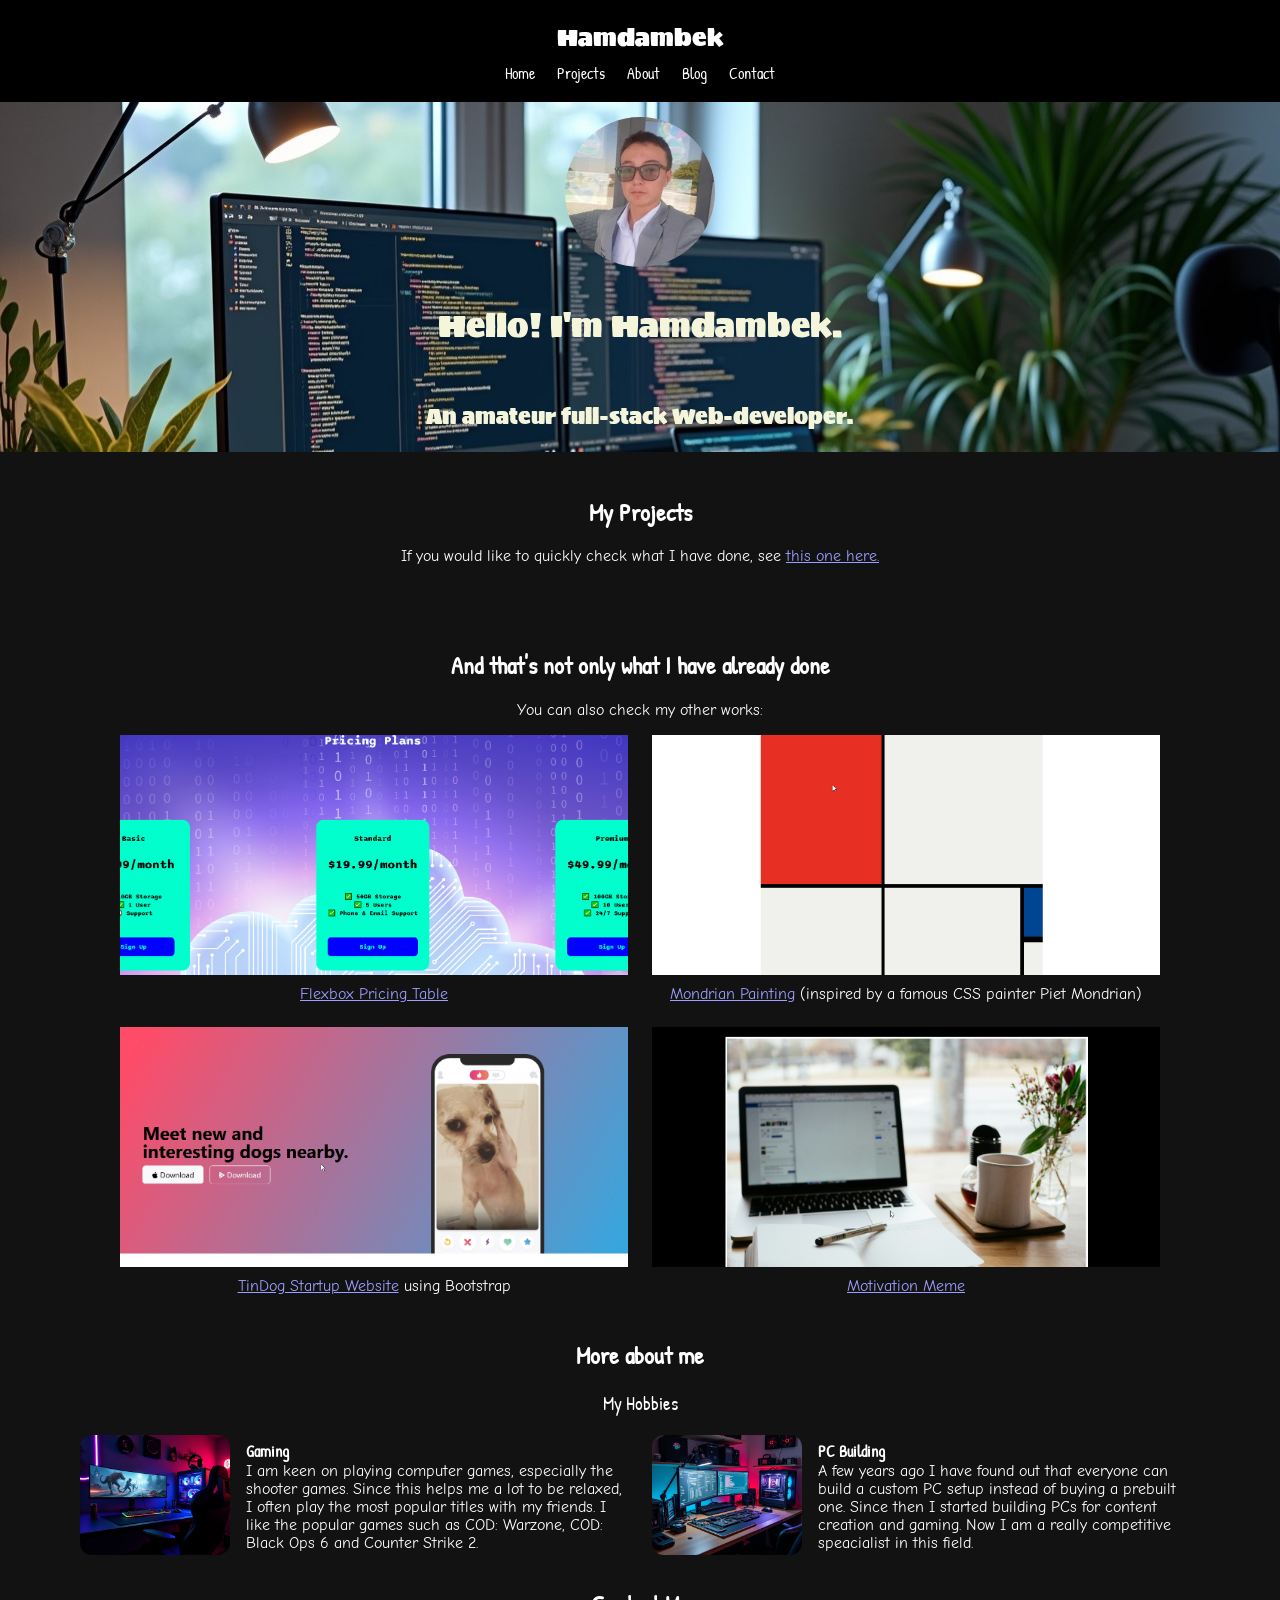
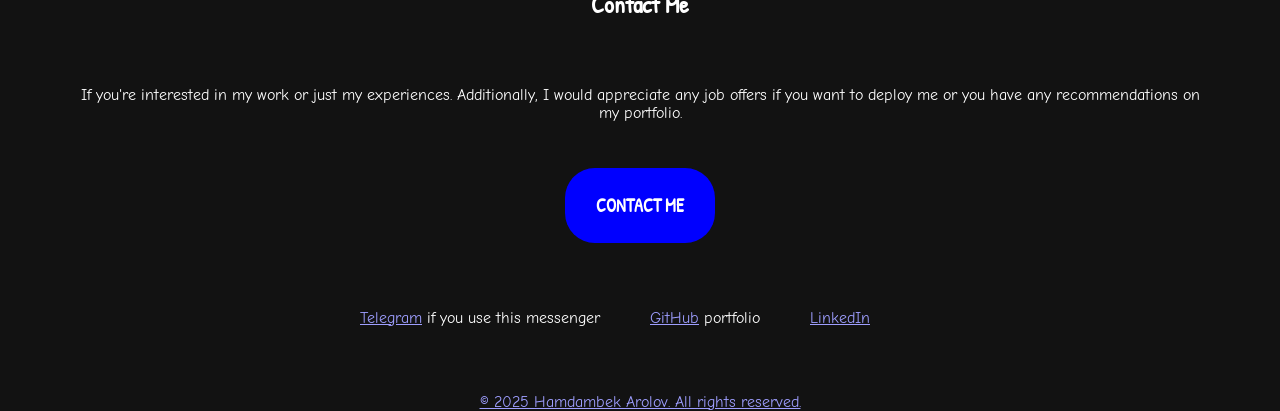
<file: index.html>
<!DOCTYPE html>
<html lang="en">
    <head>
        <meta charset="UTF-8">
        <meta name="viewport" content="width=device-width, initial-scale=1.0">
        <title>Personal Portfolio</title>
        <link rel="preconnect" href="https://fonts.googleapis.com">
        <link rel="preconnect" href="https://fonts.gstatic.com" crossorigin>
        <link href="https://fonts.googleapis.com/css2?family=Patrick+Hand&family=Sigmar&display=swap&family=Comic+Neue:ital,wght@0,300;0,400;0,700;1,300;1,400;1,700&display=swap" rel="stylesheet">
        <link rel="stylesheet" href="./style.css">
    </head>
    <body>
        <nav class="navbar">
            <div class="nav-inner container">
                <span class="brand">Hamdambek</span>
                <div class="nav-links">
                    <a href="#hero">Home</a>
                    <a href="#projects">Projects</a>
                    <a href="#about">About</a>
                    <a href="./blog.html">Blog</a>
                    <a href="#contact">Contact</a>
                </div>
            </div>
        </nav>
        <section id="hero">
            <!--Hero featuring a brief introduction-->
            <div class="container">
                <img src="./assets/profile-picture.webp" alt="profile picture">
                <h1>
                    Hello!
                    I'm Hamdambek.
                </h1>
                <h2>An amateur full-stack Web-developer.</h2>
            </div>
        </section>
        <section id="resume">
            <!--Resume (I can link my first Capstone Project)-->
            <h2>My Projects</h2>
            <p class="check">If you would like to quickly check what I have done, see <a href="./public/capstone-1/index.html">this one here.</a></p>
        </section>
        <section id="projects">
            <!--A section featuring some of my projects I have done so far-->
            <h2>And that's not only what I have already done</h2>
            <p>You can also check my other works:</p>
            <div class="pro-container">
                <div class="projects">
                    <div>
                        <img src="./assets/flex-pricing.png">
                        <p><a href="./public/flex-pricing/index.html">Flexbox Pricing Table</a></p>
                    </div>
                    <div>
                        <img src="./assets/mondrian.png">
                        <p><a href="./public/mondrian-painting/index.html">Mondrian Painting</a> (inspired by a famous CSS painter Piet Mondrian)</p>
                    </div>
                    <div>
                        <img src="./assets/tindog.png">
                        <p><a href="./public/tindog/index.html">TinDog Startup Website</a> using Bootstrap</p>
                    </div>
                    <div>
                        <img src="./assets/motivation.png">
                        <p><a href="./public/motivation-meme/index.html">Motivation Meme</a></p>
                    </div>
                </div>
            </div>
        </section>
        <section id="about">
            <!--Additional information about me and my interests.-->
            <h2>More about me</h2>
            <h3>My Hobbies</h3>
            <div class="about">
                <div class="gamer">
                    <img src="./assets/gamer_setup.jpeg">
                    <div>
                        <h4>Gaming</h4>
                        <p>I am keen on playing computer games, especially the shooter games. Since this helps me a lot to be relaxed, I often play the most popular titles with my friends. I like the popular games such as COD: Warzone, COD: Black Ops 6 and Counter Strike 2.</p>
                    </div>
                </div>
                <div class="builder">
                    <img src="./assets/builder_setup.jpeg">
                    <div>
                        <h4>PC Building</h4>
                        <p>A few years ago I have found out that everyone can build a custom PC setup instead of buying a prebuilt one. Since then I started building PCs for content creation and gaming. Now I am a really competitive speacialist in this field.</p>
                    </div>
                </div>
            </div>
        </section>
        <section id="contact">
            <!--A section that includes information for users to get in touch with me.-->
            <h2>Contact Me</h2>
            <p>If you're interested in my work or just my experiences. Additionally, I would appreciate any job offers if you want to deploy me or you have any recommendations on my portfolio.</p>
            <button>CONTACT ME</button>
        </section>
        <section id="footer">
            <div class="footer">
                <p><a href="https://t.me/hamdambek_arolov">Telegram</a> if you use this messenger</p>
                <p><a href="https://github.com/hamdambek07">GitHub</a> portfolio</p>
                <p><a href="https://www.linkedin.com/in/hamdambek-arolov-261274332/">LinkedIn</p>
            </div>
        </section>
        <footer>© 2025 Hamdambek Arolov. All rights reserved.</footer>
    </body>
</html>
<!--NOTES: 
1. All images should have an alt attribute for accessibility.
2. The website should be responsive (for screen sizes)-->
</file>
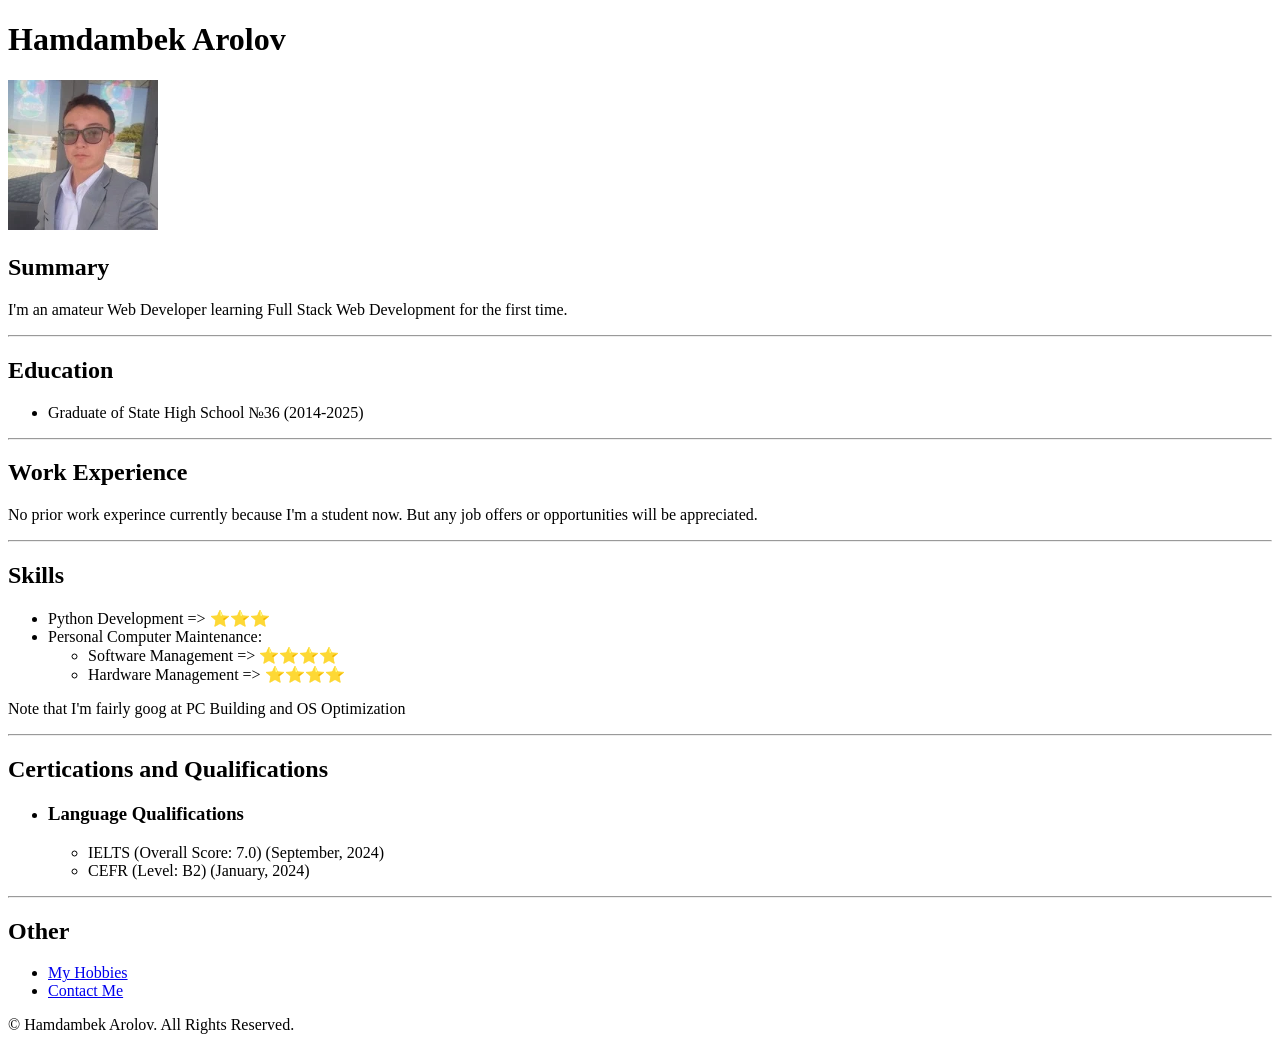
<file: public/capstone-1/index.html>
<!DOCTYPE html>
<html lang="en">
    <head>
        <meta charset="UTF-8">
        <meta name="viewport" content="width=device-width, initial-scale=1.0">
        <title>Capstone Project 1</title>
    </head>
    <body>
        <h1>Hamdambek Arolov</h1>
        <img src="./assets/profile-picture.webp" alt="profile picture" width="150px">
        <h2>Summary</h2>
        <p>I'm an amateur Web Developer learning Full Stack Web Development for the first time.</p>
        <hr />
        <h2>Education</h2>
        <ul>
            <li>Graduate of State High School №36 (2014-2025)</li>
        </ul>
        <hr />
        <h2>Work Experience</h2>
        <p>No prior work experince currently because I'm a student now. But any job offers or opportunities will be appreciated.</p>
        <hr />
        <h2>Skills</h2>
        <ul>
            <li>Python Development => ⭐⭐⭐</li>
            <li>Personal Computer Maintenance:
                <ul>
                    <li>Software Management => ⭐⭐⭐⭐</li>
                    <li>Hardware Management => ⭐⭐⭐⭐</li>
                </ul>
            </li>
        </ul>
        <p>Note that I'm fairly goog at PC Building and OS Optimization</p>
        <hr />
        <h2>Certications and Qualifications</h2>
        <ul>
            <li>
                <h3>Language Qualifications</h3>
                <ul>
                    <li>IELTS (Overall Score: 7.0) (September, 2024)</li>
                    <li>CEFR (Level: B2) (January, 2024)</li>
                </ul>
            </li>
        </ul>
        <hr />
        <h2>Other</h2>
        <ul>
            <li><a href="./public/hobbies.html">My Hobbies</a></li>
            <li><a href="./public/contact.html">Contact Me</a></li>
        </ul>
        <footer>© Hamdambek Arolov. All Rights Reserved.</footer>
</html>
</file>
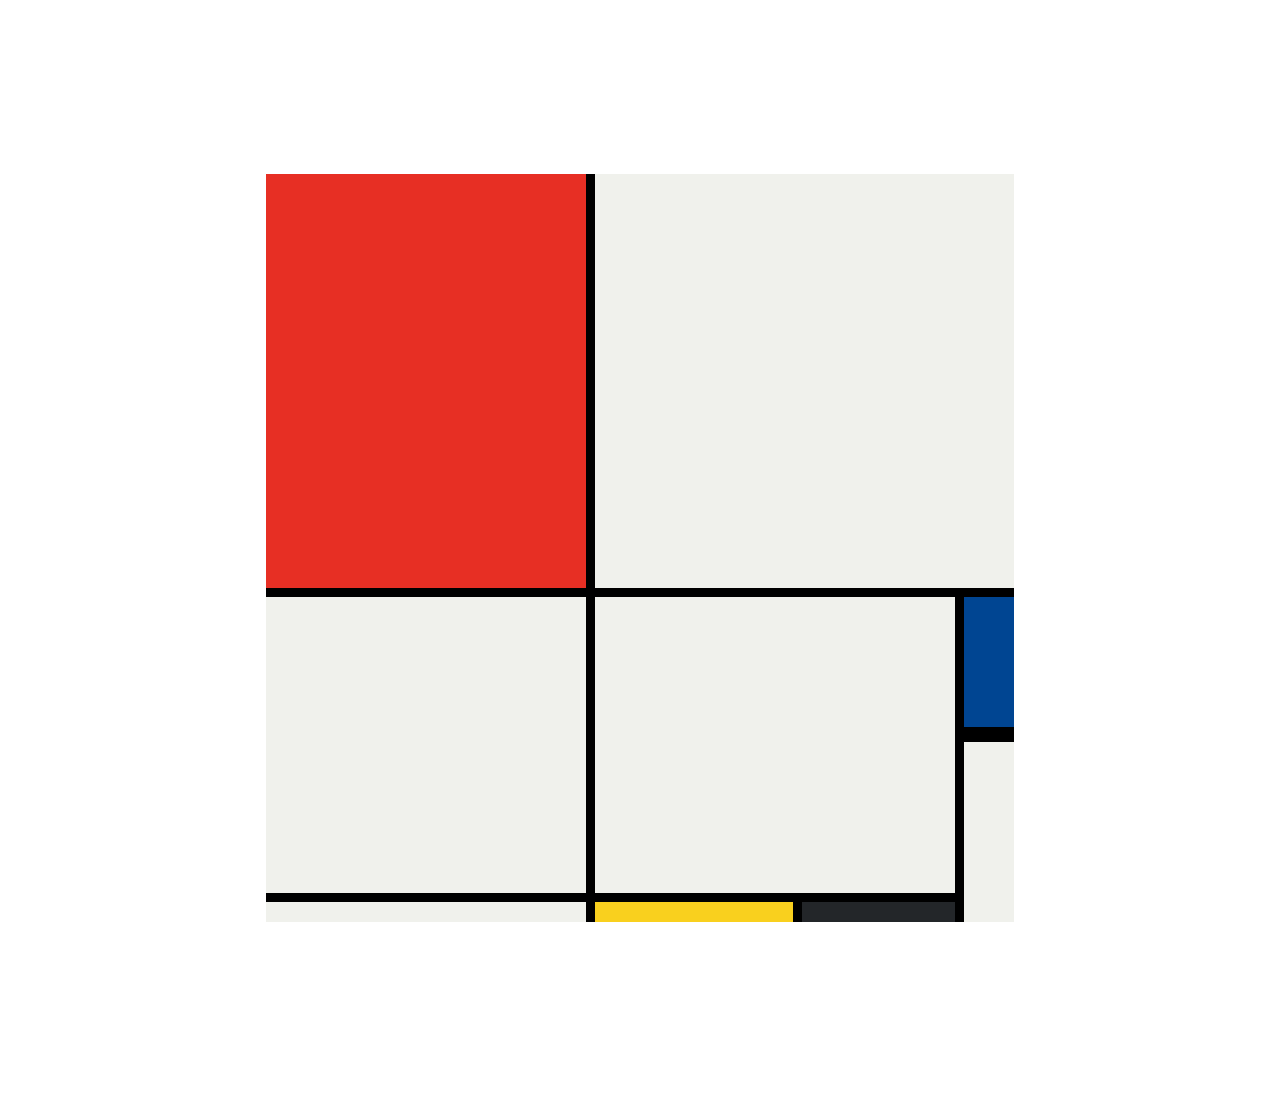
<file: public/mondrian-painting/index.html>
<!DOCTYPE html>
<html lang="en">

<head>
  <meta charset="UTF-8">
  <meta name="viewport" content="width=device-width, initial-scale=1.0">
  <title>Mondrian Project</title>
  <style>
    /* 
    Write your CSS here 
    Gap Colour: #000
    White: #F0F1EC
    Red: #E72F24
    Black: #232629
    Blue: #004592
    Yellow: #F9D01E

    For dimensions, see dimensions.png image.
    HINT: Remember you can't change the properties of grid lines.
    But grid lines are transparent!
    */
    .main {
      display: flex;
      justify-content: center;
      align-items: center;
      height: 120vh;
      background-color: white;
    }
    .container {
      background-color: black;
      display: grid;
      height: 748px;
      grid-template-rows: 414px 325px;
      grid-template-columns: 320px 419px;
      gap: 9px;
    }

    .red {
      background-color: #E72F24;
    }

    .top {
      background-color: #F0F1EC;
    }

    .left {
      display: flex;
      flex-direction: column;
      gap: 9px;
      background-color: black;
    }
    
    .big.white {
      flex-basis: 296px;
    }

    .tiny {
      flex-basis: 20px;
    }

    .bottom {
      background-color: black;
      display: flex;
      gap: 9px;
    }
    .bottom > div {
      background-color: black;
      flex-grow: 0;
      flex-shrink: 0;
    }
    .big-bottom {
      flex-basis: 360px;
      display: grid;
      grid-template-rows: 296px 20px;
      grid-template-columns: 198px 153px;
      gap: 9px;
    }
    .white {
      background-color: #F0F1EC;
      grid-column: span 2;
    }
    .black {
      background-color: #232629;
    }
    .yellow {
      background-color: #F9D01E;
    }
    .small {
      flex-basis: 50px;
      background-color: black;
      display: flex;
      flex-direction: column;
      gap: 15px;
    }
    .small > div {
      flex-grow: 0;
      flex-shrink: 0;
    }
    .blue {
      flex-basis: 130px;
      background-color: #004592;
    }
    .long {
      flex-basis: 180px;
      background-color: #F0F1EC;
    }
  </style>
</head>

<body>
  <!-- Write your HTML here -->
<div class="main">
  <div class="container">
    <div class="red"></div>
    <div class="top"></div>
    <div class="left">
      <div class="big white"></div>
      <div class="tiny white"></div>
    </div>
    <div class="bottom">
      <div class="big-bottom">
        <div class="white"></div>
        <div class="yellow"></div>
        <div class="black"></div>
      </div>
      <div class="small">
        <div class="blue"></div>
        <div class="long white"></div>
      </div>
    </div>
   </div>

</div>
</body>

</html>
</file>
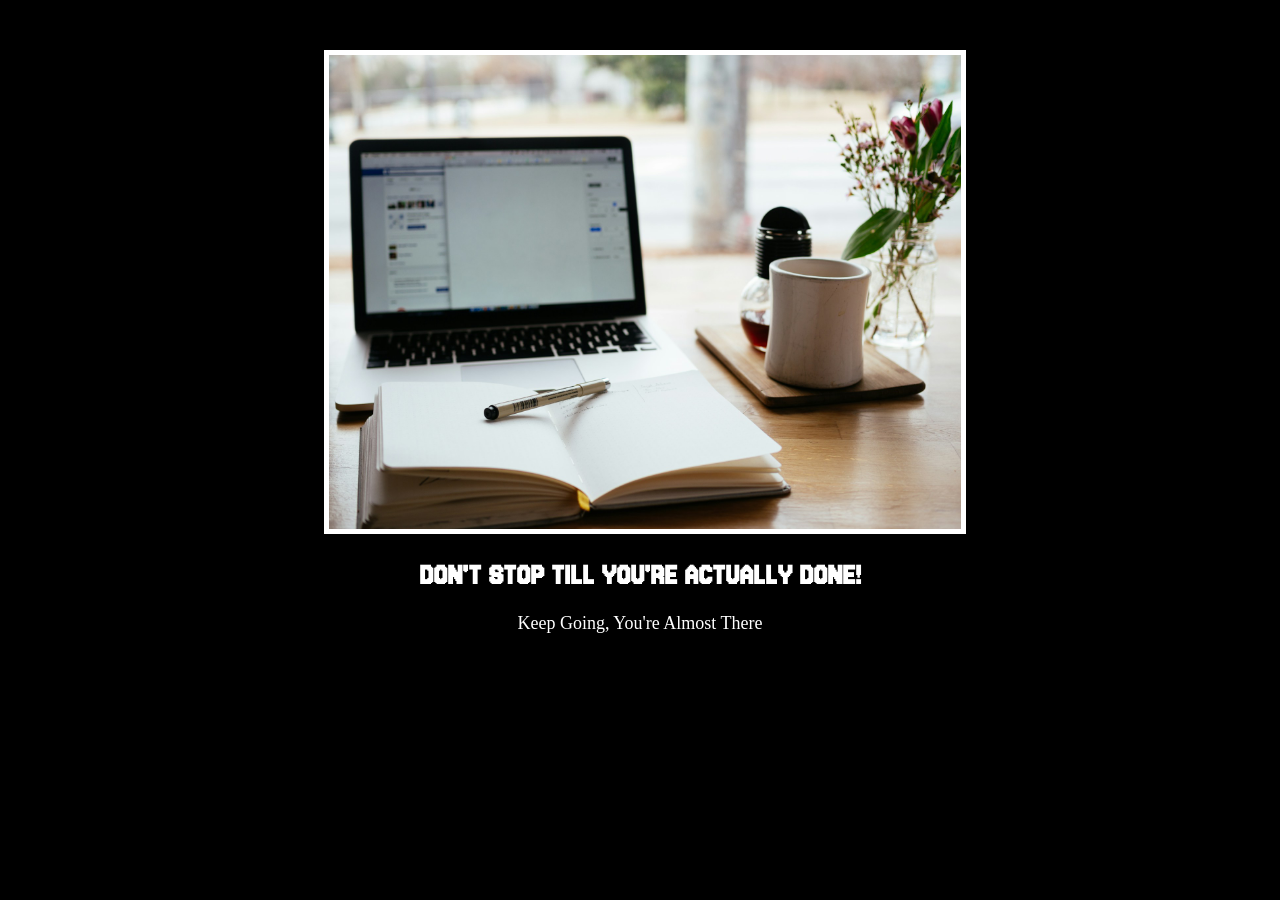
<file: public/motivation-meme/index.html>
<!-- 
  TODO: Create a motivational post website.
Style it how ever you like. 
Look at the goal image for inspiration.
But it must have the following features:
1. The main h1 text should be using the Regular Libre Baskerville Font from Google Fonts:
  https://fonts.google.com/specimen/Libre+Baskerville
2. The text should be white and background black.
3. Add your own image into the images folder inside assets. It should have a 5px white border.
4. The text should be center aligned.
5. Create a div to contain the h1, p and img elements. Adjust the margins so that the image and text are centered on the page. 
  Hint: You horizontally center a div by giving it a width of 50% and a margin-left of 25%.
  Hint: Set the image to have a width of 100% so it fills the div. 
6. Read about the text-transform property on MDN docs to make the h1 uppercase with CSS.
  https://developer.mozilla.org/en-US/docs/Web/CSS/text-transform 
-->
  <!DOCTYPE html>
  <html lang="en">
  <head>
    <meta charset="UTF-8">
    <meta name="viewport" content="width=device-width, initial-scale=1.0">
    <link rel="preconnect" href="https://fonts.googleapis.com">
    <link rel="preconnect" href="https://fonts.gstatic.com" crossorigin>
    <link href="https://fonts.googleapis.com/css2?family=Jersey+15&display=swap" rel="stylesheet">
    <link rel="stylesheet" href="./style.css">
    <title>Motivation Meme Project</title>
    <body>
      <div class="container">
        <img src="assets/images/working.jpg" alt="Motivation Meme">
        <h1>Don't Stop Till You're Actually Done!</h1>
        <p>Keep Going, You're Almost There</p>
      </div>
    </body>
  </html>
</file>
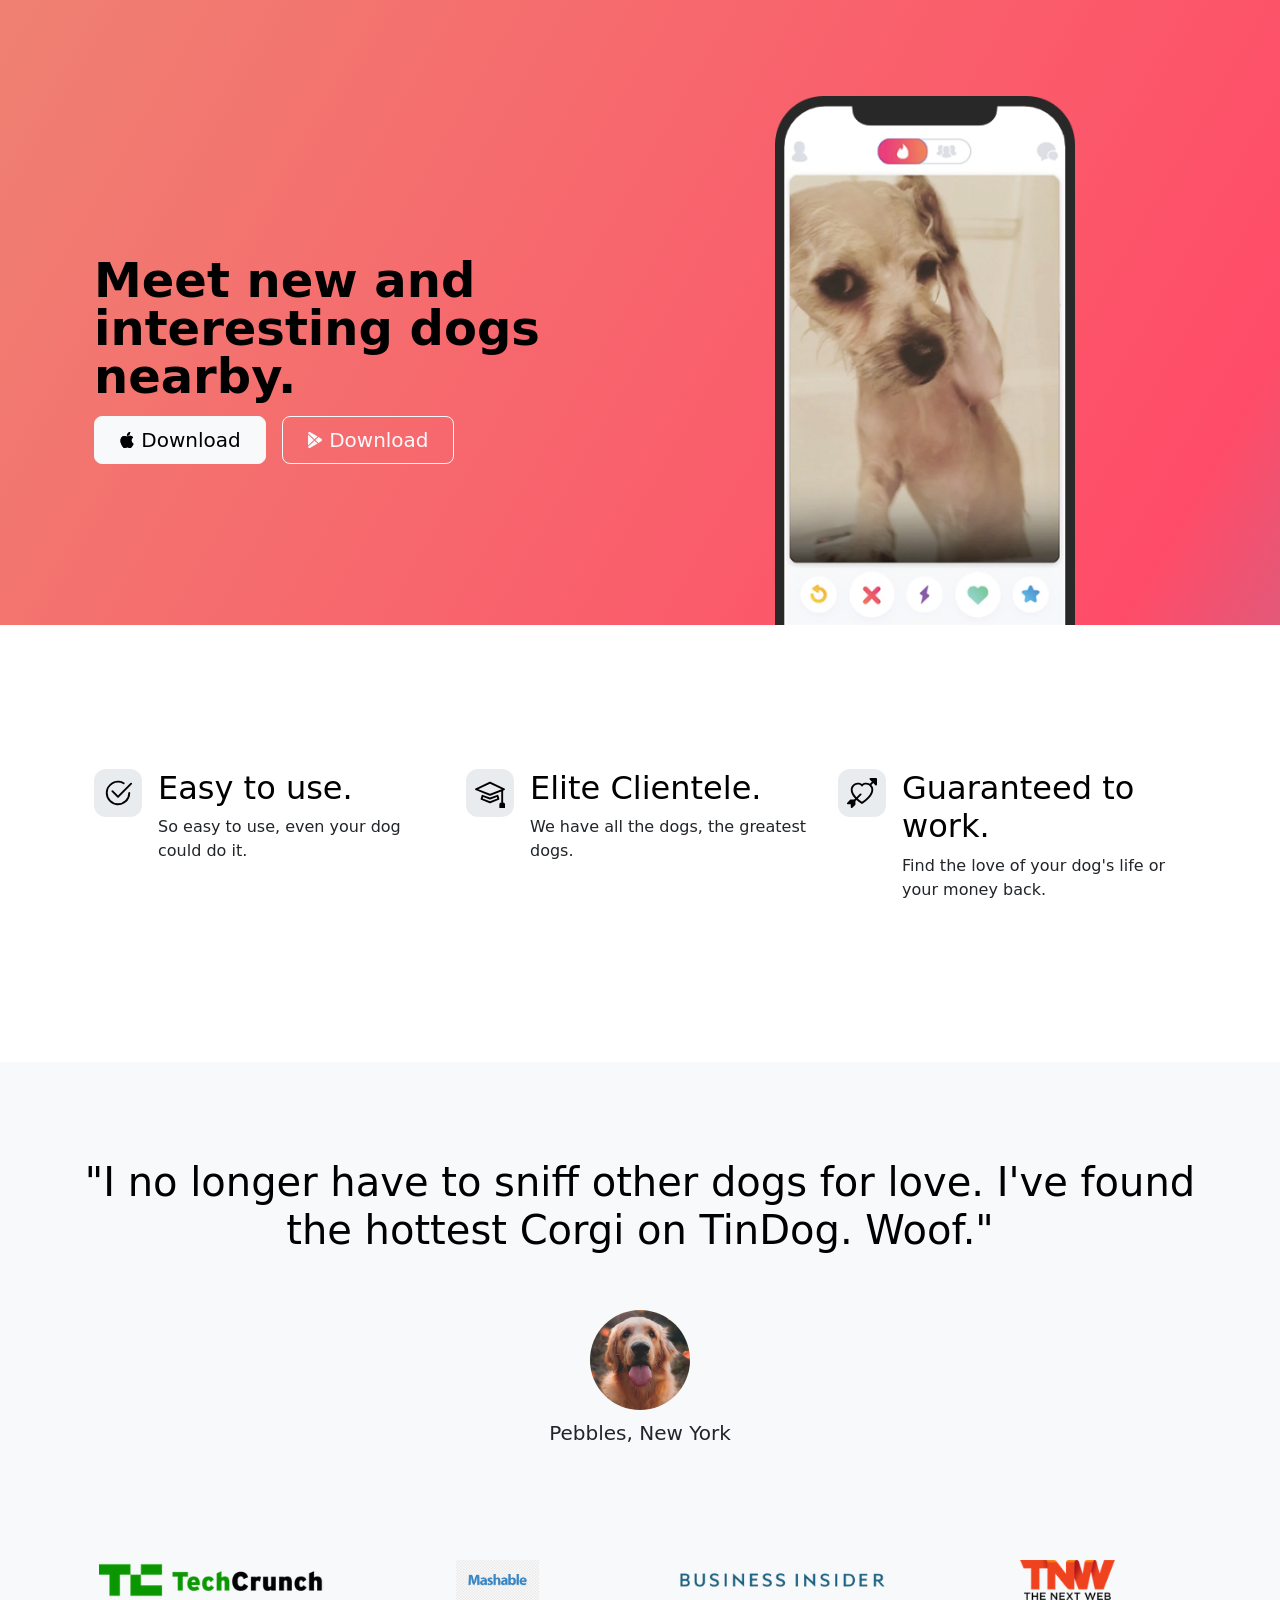
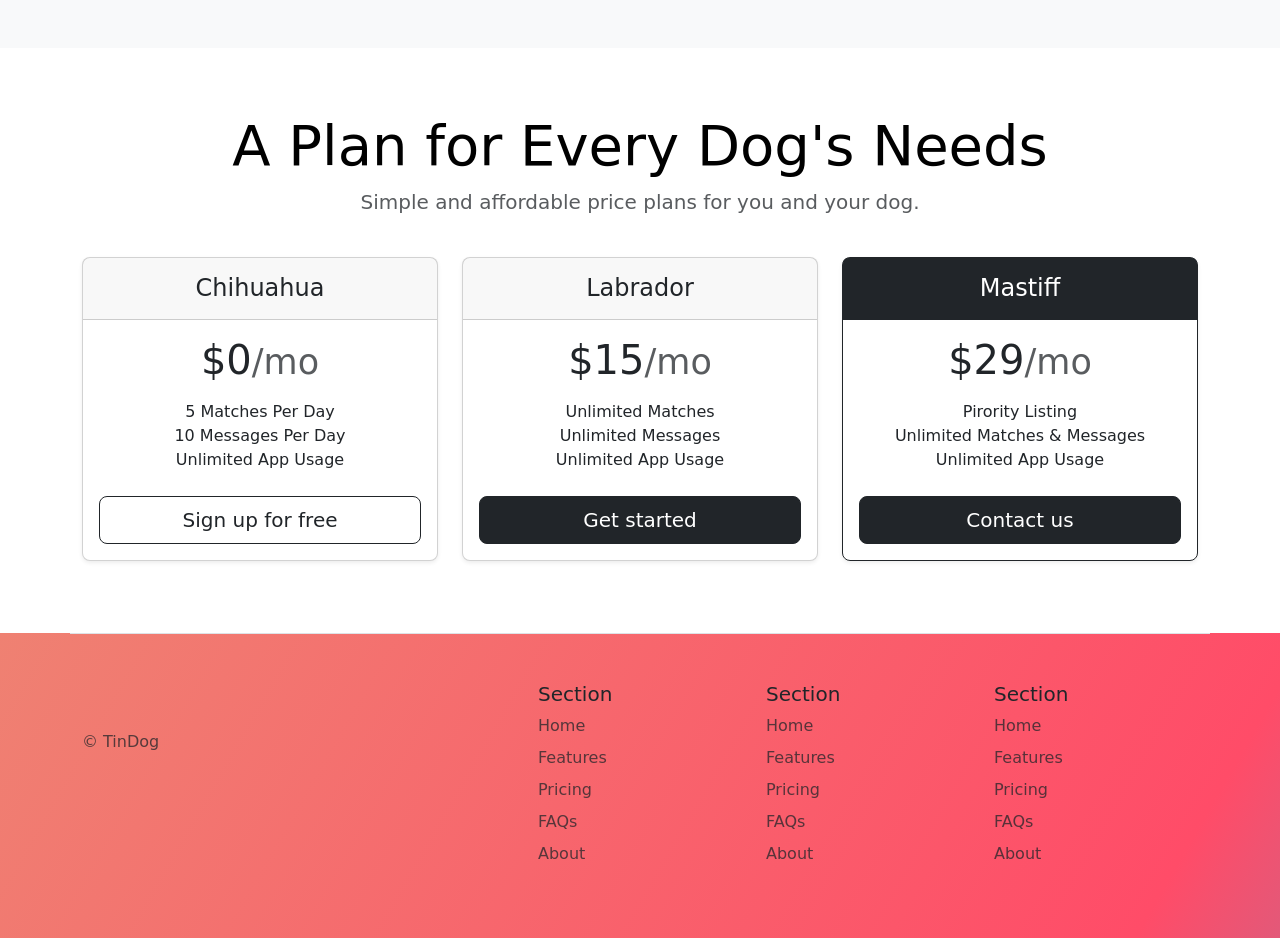
<file: public/tindog/index.html>
<!DOCTYPE html>
<html lang="en">

<head>
  <meta charset="UTF-8">
  <meta name="viewport" content="width=device-width, initial-scale=1.0">
  <title>TinDog</title>
  <link href="https://cdn.jsdelivr.net/npm/bootstrap@5.3.3/dist/css/bootstrap.min.css" rel="stylesheet" integrity="sha384-QWTKZyjpPEjISv5WaRU9OFeRpok6YctnYmDr5pNlyT2bRjXh0JMhjY6hW+ALEwIH" crossorigin="anonymous">
  <link rel="stylesheet" href="./css/style.css">
</head>

<body>

  <!-- Title -->
  <section id="title">
    <div class="container-fluid gradient-background">
      <div class="container col-xxl-8 px-4 py-5 pb-0">
      <div class="row flex-lg-row-reverse align-items-center g-5 py-5 pb-0">
        <div class="col-10 col-sm-8 col-lg-6">
          <img src="./images/iphone.png" class="d-block mx-lg-auto img-fluid" alt="iPhone" width="300" height="600" loading="lazy">
        </div>
        <div class="col-lg-6">
          <h1 class="display-5 fw-bold text-body-emphasis lh-1 mb-3">Meet new and interesting dogs nearby.</h1>
          <div class="d-grid gap-2 d-md-flex justify-content-md-start">
            <button type="button" class="btn btn-light btn-lg px-4 me-md-2"><svg xmlns="http://www.w3.org/2000/svg" width="16" height="16" fill="currentColor"
              class="bi bi-apple mb-1" viewBox="0 0 16 16">
<path
                d="M11.182.008C11.148-.03 9.923.023 8.857 1.18c-1.066 1.156-.902 2.482-.878 2.516.024.034 1.52.087 2.475-1.258.955-1.345.762-2.391.728-2.43Zm3.314 11.733c-.048-.096-2.325-1.234-2.113-3.422.212-2.189 1.675-2.789 1.698-2.854.023-.065-.597-.79-1.254-1.157a3.692 3.692 0 0 0-1.563-.434c-.108-.003-.483-.095-1.254.116-.508.139-1.653.589-1.968.607-.316.018-1.256-.522-2.267-.665-.647-.125-1.333.131-1.824.328-.49.196-1.422.754-2.074 2.237-.652 1.482-.311 3.83-.067 4.56.244.729.625 1.924 1.273 2.796.576.984 1.34 1.667 1.659 1.899.319.232 1.219.386 1.843.067.502-.308 1.408-.485 1.766-.472.357.013 1.061.154 1.782.539.571.197 1.111.115 1.652-.105.541-.221 1.324-1.059 2.238-2.758.347-.79.505-1.217.473-1.282Z" />
<path
                d="M11.182.008C11.148-.03 9.923.023 8.857 1.18c-1.066 1.156-.902 2.482-.878 2.516.024.034 1.52.087 2.475-1.258.955-1.345.762-2.391.728-2.43Zm3.314 11.733c-.048-.096-2.325-1.234-2.113-3.422.212-2.189 1.675-2.789 1.698-2.854.023-.065-.597-.79-1.254-1.157a3.692 3.692 0 0 0-1.563-.434c-.108-.003-.483-.095-1.254.116-.508.139-1.653.589-1.968.607-.316.018-1.256-.522-2.267-.665-.647-.125-1.333.131-1.824.328-.49.196-1.422.754-2.074 2.237-.652 1.482-.311 3.83-.067 4.56.244.729.625 1.924 1.273 2.796.576.984 1.34 1.667 1.659 1.899.319.232 1.219.386 1.843.067.502-.308 1.408-.485 1.766-.472.357.013 1.061.154 1.782.539.571.197 1.111.115 1.652-.105.541-.221 1.324-1.059 2.238-2.758.347-.79.505-1.217.473-1.282Z" />
</svg> Download</button>
            <button type="button" class="btn btn-outline-light btn-lg px-4"><svg xmlns="http://www.w3.org/2000/svg" width="16" height="16" fill="currentColor"
              class="bi bi-google-play mb-1" viewBox="0 0 16 16">
<path
                d="M14.222 9.374c1.037-.61 1.037-2.137 0-2.748L11.528 5.04 8.32 8l3.207 2.96 2.694-1.586Zm-3.595 2.116L7.583 8.68 1.03 14.73c.201 1.029 1.36 1.61 2.303 1.055l7.294-4.295ZM1 13.396V2.603L6.846 8 1 13.396ZM1.03 1.27l6.553 6.05 3.044-2.81L3.333.215C2.39-.341 1.231.24 1.03 1.27Z" />
</svg> Download</button>
          </div>
        </div>
        </div>
      </div>
    </div>
  </section>

  <section id="features">
    <!-- Features -->
    <div class="container px-4 py-5 mt-5" id="hanging-icons">
      <div class="row g-4 py-5 row-cols-1 row-cols-lg-3">
        <div class="col d-flex align-items-start">
          <div class="icon-square text-body-emphasis bg-body-secondary d-inline-flex align-items-center justify-content-center fs-4 flex-shrink-0 me-3">
            <svg xmlns="http://www.w3.org/2000/svg" height="30" fill="currentColor" class="bi bi-check2-circle"
              viewBox="0 0 16 16">
<path
                d="M2.5 8a5.5 5.5 0 0 1 8.25-4.764.5.5 0 0 0 .5-.866A6.5 6.5 0 1 0 14.5 8a.5.5 0 0 0-1 0 5.5 5.5 0 1 1-11 0z" />
<path
                d="M15.354 3.354a.5.5 0 0 0-.708-.708L8 9.293 5.354 6.646a.5.5 0 1 0-.708.708l3 3a.5.5 0 0 0 .708 0l7-7z" />
</svg>
          </div>
          <div>
            <h3 class="fs-2 text-body-emphasis">Easy to use.</h3>
            <p>So easy to use, even your dog could do it.</p>
          </div>
        </div>
        <div class="col d-flex align-items-start">
          <div class="icon-square text-body-emphasis bg-body-secondary d-inline-flex align-items-center justify-content-center fs-4 flex-shrink-0 me-3">
            <svg xmlns="http://www.w3.org/2000/svg" height="30" fill="currentColor" class="bi bi-mortarboard" viewBox="0 0 16 16">
              <path d="M8.211 2.047a.5.5 0 0 0-.422 0l-7.5 3.5a.5.5 0 0 0 .025.917l7.5 3a.5.5 0 0 0 .372 0L14 7.14V13a1 1 0 0 0-1 1v2h3v-2a1 1 0 0 0-1-1V6.739l.686-.275a.5.5 0 0 0 .025-.917l-7.5-3.5ZM8 8.46 1.758 5.965 8 3.052l6.242 2.913L8 8.46Z"/>
              <path d="M4.176 9.032a.5.5 0 0 0-.656.327l-.5 1.7a.5.5 0 0 0 .294.605l4.5 1.8a.5.5 0 0 0 .372 0l4.5-1.8a.5.5 0 0 0 .294-.605l-.5-1.7a.5.5 0 0 0-.656-.327L8 10.466 4.176 9.032Zm-.068 1.873.22-.748 3.496 1.311a.5.5 0 0 0 .352 0l3.496-1.311.22.748L8 12.46l-3.892-1.556Z"/>
              </svg>
          </div>
          <div>
            <h3 class="fs-2 text-body-emphasis">Elite Clientele.</h3>
            <p>We have all the dogs, the greatest dogs.</p>
          </div>
        </div>
        <div class="col d-flex align-items-start">
          <div class="icon-square text-body-emphasis bg-body-secondary d-inline-flex align-items-center justify-content-center fs-4 flex-shrink-0 me-3">
            <svg xmlns="http://www.w3.org/2000/svg" height="30" fill="currentColor" class="bi bi-arrow-through-heart"
              viewBox="0 0 16 16">
<path fill-rule="evenodd"
                d="M2.854 15.854A.5.5 0 0 1 2 15.5V14H.5a.5.5 0 0 1-.354-.854l1.5-1.5A.5.5 0 0 1 2 11.5h1.793l.53-.53c-.771-.802-1.328-1.58-1.704-2.32-.798-1.575-.775-2.996-.213-4.092C3.426 2.565 6.18 1.809 8 3.233c1.25-.98 2.944-.928 4.212-.152L13.292 2 12.147.854A.5.5 0 0 1 12.5 0h3a.5.5 0 0 1 .5.5v3a.5.5 0 0 1-.854.354L14 2.707l-1.006 1.006c.236.248.44.531.6.845.562 1.096.585 2.517-.213 4.092-.793 1.563-2.395 3.288-5.105 5.08L8 13.912l-.276-.182a21.86 21.86 0 0 1-2.685-2.062l-.539.54V14a.5.5 0 0 1-.146.354l-1.5 1.5Zm2.893-4.894A20.419 20.419 0 0 0 8 12.71c2.456-1.666 3.827-3.207 4.489-4.512.679-1.34.607-2.42.215-3.185-.817-1.595-3.087-2.054-4.346-.761L8 4.62l-.358-.368c-1.259-1.293-3.53-.834-4.346.761-.392.766-.464 1.845.215 3.185.323.636.815 1.33 1.519 2.065l1.866-1.867a.5.5 0 1 1 .708.708L5.747 10.96Z" />
</svg>
          </div>
          <div>
            <h3 class="fs-2 text-body-emphasis">Guaranteed to work.</h3>
            <p>Find the love of your dog's life or your money back.</p>
          </div>
        </div>
      </div>
    </div>
  </section>

  <section id="testimonial">
    <!--Testimonial-->
    <div class="my-5">
      <div class="p-5 text-center bg-body-tertiary">
        <div class="container py-5">
          <h1 class="text-body-emphasis">"I no longer have to sniff other dogs for love. I've found the hottest Corgi on TinDog. Woof."</h1>
          <img class="profile-img mt-5" src="./images/dog-img.jpg" alt="dog profile-img">
          <p class="col-lg-8 mx-auto lead mt-2">
            Pebbles, New York
          </p>
        </div>
        <div class="container mt-5">
          <div class="row">
            <div class="col-sm-12 col-lg-3">
              <img src="./images/techcrunch.png" class="brand-logo" alt="techcrunch">
            </div>
            <div class="col-sm-12 col-lg-3">
              <img src="./images/mashable.png" class="brand-logo" alt="mashable">
            </div>
            <div class="col-sm-12 col-lg-3">
              <img src="./images/bizinsider.png" class="brand-logo" alt="bizinsider">
            </div>
            <div class="col-sm-12 col-lg-3">
              <img src="./images/tnw.png" class="brand-logo" alt="tnw">
            </div>
          </div>
        </div>
      </div>
      
    </div>
  </section>
  <section id="pricing">
    <!--Pricing -->
    <div class="container my-5">
      <div class="pricing-header p-3 pb-md-4 mx-auto text-center">
        <h1 class="display-4 fw-normal text-body-emphasis">A Plan for Every Dog's Needs</h1>
        <p class="fs-5 text-body-secondary">Simple and affordable price plans for you and your dog.</p>
      </div>
      <div class="row row-cols-1 row-cols-md-3 mb-3 text-center">
        <div class="col">
          <div class="card mb-4 rounded-3 shadow-sm">
            <div class="card-header py-3">
              <h4 class="my-0 fw-normal">Chihuahua</h4>
            </div>
            <div class="card-body">
              <h1 class="card-title pricing-card-title">$0<small class="text-body-secondary fw-light">/mo</small></h1>
              <ul class="list-unstyled mt-3 mb-4">
                <li>5 Matches Per Day</li>
                <li>10 Messages Per Day</li>
                <li>Unlimited App Usage</li>
              </ul>
              <button type="button" class="w-100 btn btn-lg btn-outline-dark">Sign up for free</button>
            </div>
          </div>
        </div>
        <div class="col">
          <div class="card mb-4 rounded-3 shadow-sm">
            <div class="card-header py-3">
              <h4 class="my-0 fw-normal">Labrador</h4>
            </div>
            <div class="card-body">
              <h1 class="card-title pricing-card-title">$15<small class="text-body-secondary fw-light">/mo</small></h1>
              <ul class="list-unstyled mt-3 mb-4">
                <li>Unlimited Matches</li>
                <li>Unlimited Messages</li>
                <li>Unlimited App Usage</li>
              </ul>
              <button type="button" class="w-100 btn btn-lg btn-dark">Get started</button>
            </div>
          </div>
        </div>
        <div class="col">
          <div class="card mb-4 rounded-3 shadow-sm border-dark">
            <div class="card-header py-3 text-bg-dark border-dark">
              <h4 class="my-0 fw-normal">Mastiff</h4>
            </div>
            <div class="card-body">
              <h1 class="card-title pricing-card-title">$29<small class="text-body-secondary fw-light">/mo</small></h1>
              <ul class="list-unstyled mt-3 mb-4">
                <li>Pirority Listing</li>
                <li>Unlimited Matches & Messages</li>
                <li>Unlimited App Usage</li>
              </ul>
              <button type="button" class="w-100 btn btn-lg btn-dark">Contact us</button>
            </div>
          </div>
        </div>
      
    </div>
  </section>
  <!-- Footer -->
  
  <section id="footer">
    <div class="container-fluid gradient-background">
      <div class="container mb-0">
      <footer class="row row-cols-1 row-cols-sm-2 row-cols-md-5 py-5 border-top">
        <div class="col mb-3">
          <a href="/" class="d-flex align-items-center mb-3 link-body-emphasis text-decoration-none">
            <svg class="bi me-2" width="40" height="32"><use xlink:href="#bootstrap"></use></svg>
          </a>
          <p class="text-body-secondary">© TinDog</p>
        </div>
    
        <div class="col mb-3">
    
        </div>
    
        <div class="col mb-3">
          <h5>Section</h5>
          <ul class="nav flex-column">
            <li class="nav-item mb-2"><a href="#" class="nav-link p-0 text-body-secondary">Home</a></li>
            <li class="nav-item mb-2"><a href="#" class="nav-link p-0 text-body-secondary">Features</a></li>
            <li class="nav-item mb-2"><a href="#" class="nav-link p-0 text-body-secondary">Pricing</a></li>
            <li class="nav-item mb-2"><a href="#" class="nav-link p-0 text-body-secondary">FAQs</a></li>
            <li class="nav-item mb-2"><a href="#" class="nav-link p-0 text-body-secondary">About</a></li>
          </ul>
        </div>
    
        <div class="col mb-3">
          <h5>Section</h5>
          <ul class="nav flex-column">
            <li class="nav-item mb-2"><a href="#" class="nav-link p-0 text-body-secondary">Home</a></li>
            <li class="nav-item mb-2"><a href="#" class="nav-link p-0 text-body-secondary">Features</a></li>
            <li class="nav-item mb-2"><a href="#" class="nav-link p-0 text-body-secondary">Pricing</a></li>
            <li class="nav-item mb-2"><a href="#" class="nav-link p-0 text-body-secondary">FAQs</a></li>
            <li class="nav-item mb-2"><a href="#" class="nav-link p-0 text-body-secondary">About</a></li>
          </ul>
        </div>
    
        <div class="col mb-3">
          <h5>Section</h5>
          <ul class="nav flex-column">
            <li class="nav-item mb-2"><a href="#" class="nav-link p-0 text-body-secondary">Home</a></li>
            <li class="nav-item mb-2"><a href="#" class="nav-link p-0 text-body-secondary">Features</a></li>
            <li class="nav-item mb-2"><a href="#" class="nav-link p-0 text-body-secondary">Pricing</a></li>
            <li class="nav-item mb-2"><a href="#" class="nav-link p-0 text-body-secondary">FAQs</a></li>
            <li class="nav-item mb-2"><a href="#" class="nav-link p-0 text-body-secondary">About</a></li>
          </ul>
        </div>
      </footer>
    </div>
  </section>
</body>

</html>
</file>
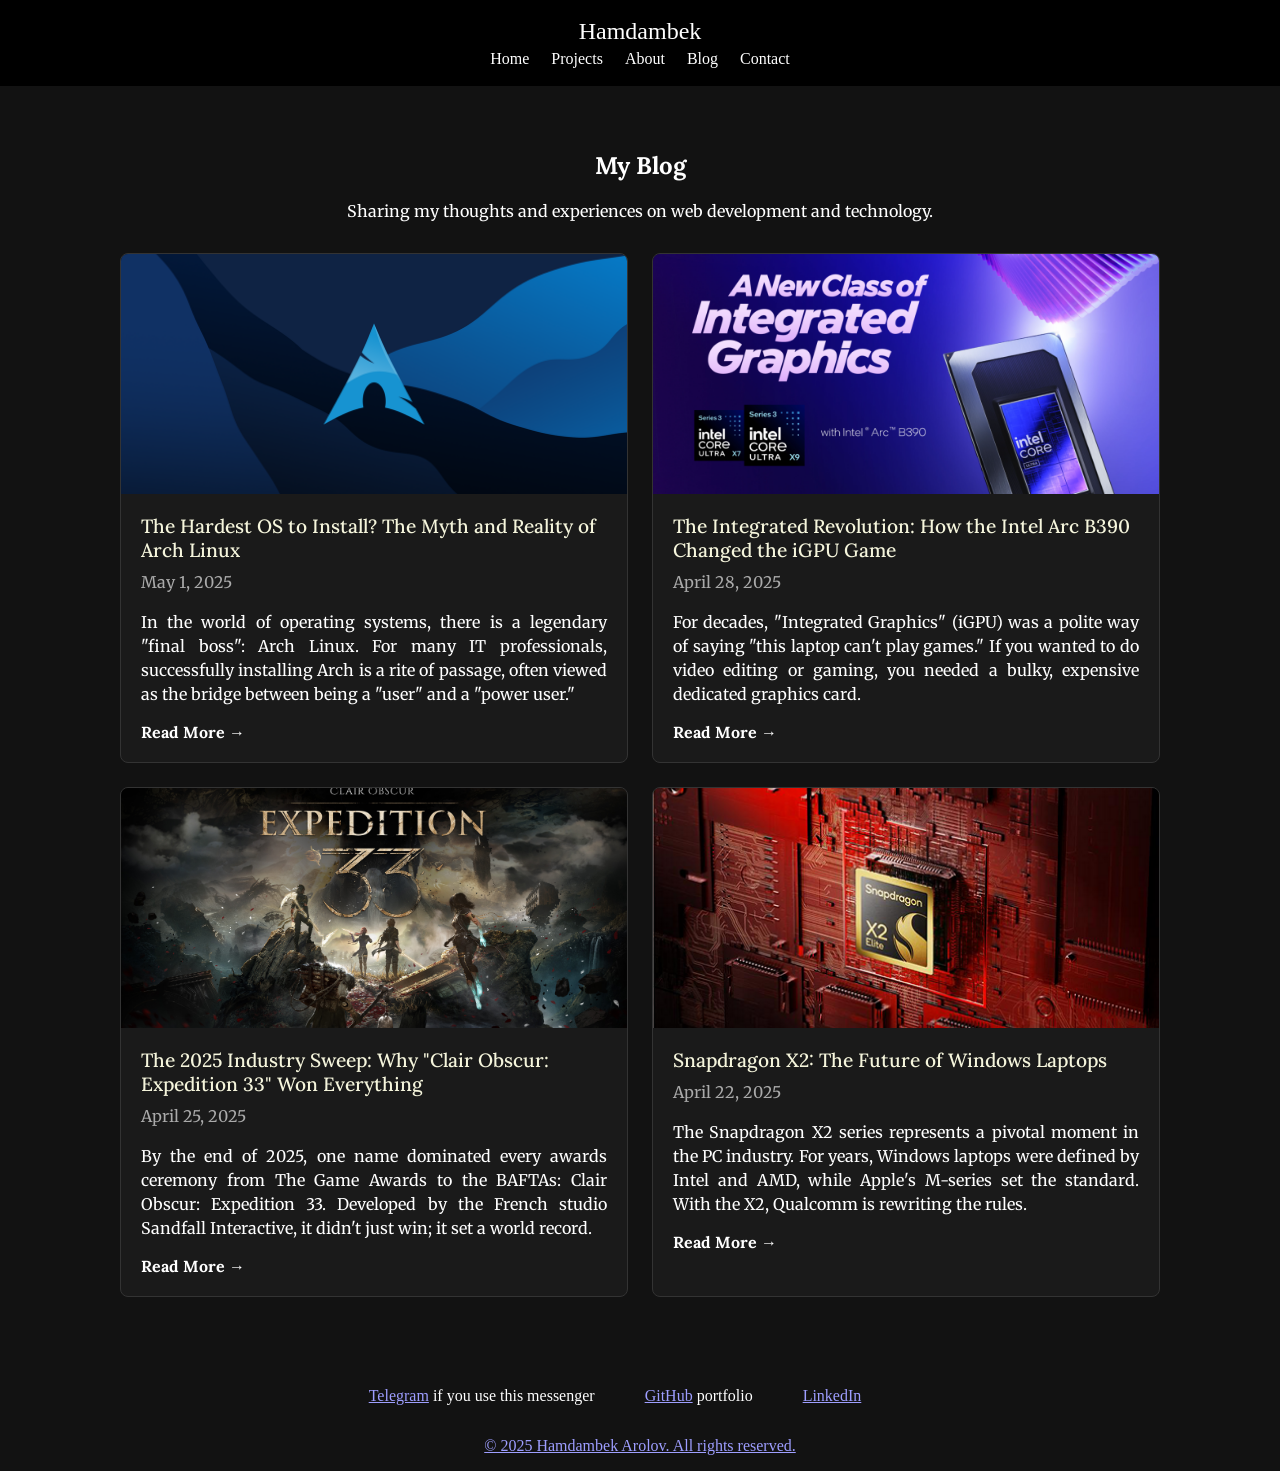
<file: blog.html>
<!DOCTYPE html>
<html lang="en">
    <head>
        <meta charset="UTF-8">
        <meta name="viewport" content="width=device-width, initial-scale=1.0">
        <title>Blog - Hamdambek</title>
        <link rel="preconnect" href="https://fonts.googleapis.com">
        <link rel="preconnect" href="https://fonts.gstatic.com" crossorigin>
        <link href="https://fonts.googleapis.com/css2?family=Lora:wght@400;600;700&family=Merriweather:ital,wght@0,400;0,700;1,400&display=swap" rel="stylesheet">
        <link rel="stylesheet" href="./style.css">
        <link rel="stylesheet" href="./blog.css">
    </head>
    <body>
        <nav class="navbar">
            <div class="nav-inner container">
                <span class="brand">Hamdambek</span>
                <div class="nav-links">
                    <a href="./index.html#hero">Home</a>
                    <a href="./index.html#projects">Projects</a>
                    <a href="./index.html#about">About</a>
                    <a href="./blog.html">Blog</a>
                    <a href="./index.html#contact">Contact</a>
                </div>
            </div>
        </nav>

        <section id="blog">
            <h2>My Blog</h2>
            <p>Sharing my thoughts and experiences on web development and technology.</p>
            <div class="blog-container">
                <div class="blog-posts" id="blog-list">
                    <article class="blog-post">
                        <img src="./assets/arch.png" alt="The Hardest OS to Install? The Myth and Reality of Arch Linux">
                        <div class="post-content">
                            <h3>The Hardest OS to Install? The Myth and Reality of Arch Linux</h3>
                            <p class="post-date">May 1, 2025</p>
                            <p>In the world of operating systems, there is a legendary "final boss": Arch Linux. For many IT professionals, successfully installing Arch is a rite of passage, often viewed as the bridge between being a "user" and a "power user."</p>
                            <a href="#" onclick="event.preventDefault(); showArticle(1);" class="read-more">Read More →</a>
                        </div>
                    </article>

                    <article class="blog-post">
                        <img src="./assets/intel.png" alt="The Integrated Revolution: How the Intel Arc B390 Changed the iGPU Game">
                        <div class="post-content">
                            <h3>The Integrated Revolution: How the Intel Arc B390 Changed the iGPU Game</h3>
                            <p class="post-date">April 28, 2025</p>
                            <p>For decades, "Integrated Graphics" (iGPU) was a polite way of saying "this laptop can't play games." If you wanted to do video editing or gaming, you needed a bulky, expensive dedicated graphics card.</p>
                            <a href="#" onclick="event.preventDefault(); showArticle(2);" class="read-more">Read More →</a>
                        </div>
                    </article>

                    <article class="blog-post">
                        <img src="./assets/expedition33.jpg" alt="The 2025 Industry Sweep: Why 'Clair Obscur: Expedition 33' Won Everything">
                        <div class="post-content">
                            <h3>The 2025 Industry Sweep: Why "Clair Obscur: Expedition 33" Won Everything</h3>
                            <p class="post-date">April 25, 2025</p>
                            <p>By the end of 2025, one name dominated every awards ceremony from The Game Awards to the BAFTAs: Clair Obscur: Expedition 33. Developed by the French studio Sandfall Interactive, it didn't just win; it set a world record.</p>
                            <a href="#" onclick="event.preventDefault(); showArticle(3);" class="read-more">Read More →</a>
                        </div>
                    </article>

                    <article class="blog-post">
                        <img src="./assets/snapdragon.png" alt="Snapdragon X2: The Future of Windows Laptops">
                        <div class="post-content">
                            <h3>Snapdragon X2: The Future of Windows Laptops</h3>
                            <p class="post-date">April 22, 2025</p>
                            <p>The Snapdragon X2 series represents a pivotal moment in the PC industry. For years, Windows laptops were defined by Intel and AMD, while Apple's M-series set the standard. With the X2, Qualcomm is rewriting the rules.</p>
                            <a href="#" onclick="event.preventDefault(); showArticle(4);" class="read-more">Read More →</a>
                        </div>
                    </article>
                </div>
                <div id="article-view" style="display: none;">
                    <!-- Full article will be rendered here -->
                </div>
            </div>
        </section>

        <footer>
            <div class="footer">
                <p><a href="https://t.me/hamdambek_arolov">Telegram</a> if you use this messenger</p>
                <p><a href="https://github.com/hamdambek07">GitHub</a> portfolio</p>
                <p><a href="https://www.linkedin.com/in/hamdambek-arolov-261274332/">LinkedIn</p>
            </div>
            <p>© 2025 Hamdambek Arolov. All rights reserved.</p>
        </footer>

        <script>
            // Article data
            const articles = [
                {
                    id: 1,
                    title: "The Hardest OS to Install? The Myth and Reality of Arch Linux",
                    date: "May 1, 2025",
                    image: "./assets/arch.png",
                    excerpt: "In the world of operating systems, there is a legendary 'final boss': Arch Linux...",
                    content: `<p>In the world of operating systems, there is a legendary "final boss": Arch Linux. For many IT professionals, successfully installing Arch is a rite of passage, often viewed as the bridge between being a "user" and a "power user." But why does it have this reputation?</p>
                    
                    <h4>What is Arch Linux?</h4>
                    <p>Unlike Windows or macOS, which come as finished products with friendly setup wizards, Arch Linux follows a philosophy called "KISS" (Keep It Simple, Stupid). In the Arch world, "simple" doesn't mean "easy for the user"—it means the internal code is lean and unburdened by bloat. When you download Arch, you don't get a desktop; you get a blinking cursor and a command line.</p>
                    
                    <h4>Why it's the "Hardest"</h4>
                    <p>For a general IT audience, the difficulty lies in the lack of a Graphical User Interface (GUI) during setup. To install it, you must:</p>
                    <ul>
                        <li><strong>Manual Partitioning:</strong> You use commands to manually slice your hard drive into sections.</li>
                        <li><strong>Network via Command Line:</strong> You have to manually configure your Wi-Fi or Ethernet drivers using text commands.</li>
                        <li><strong>The "Chroot":</strong> You essentially "teleport" into your new, empty system to build it from the inside out, installing the kernel, the bootloader, and the drivers yourself.</li>
                    </ul>
                    
                    <h4>The Modern Shift: archinstall</h4>
                    <p>Recently, Arch introduced archinstall, a built-in script that automates these steps. While this makes it significantly easier, the "true" Arch experience remains a manual labor of love. It's not just an OS; it's an education in how a computer actually works.</p>`
                },
                {
                    id: 2,
                    title: "The Integrated Revolution: How the Intel Arc B390 Changed the iGPU Game",
                    date: "April 28, 2025",
                    image: "./assets/intel.png",
                    excerpt: "For decades, 'Integrated Graphics' (iGPU) was a polite way of saying 'this laptop can't play games'...",
                    content: `<p>For decades, "Integrated Graphics" (iGPU) was a polite way of saying "this laptop can't play games." If you wanted to do video editing or gaming, you needed a bulky, expensive dedicated graphics card (dGPU). That changed with the launch of the Intel Arc B390 (part of the Panther Lake architecture).</p>
                    
                    <h4>Breaking the 50W Barrier</h4>
                    <p>The Arc B390 is built on Intel's new Xe3 architecture. For the general IT professional, the key takeaway is efficiency. Traditional high-end laptops require massive chargers because a dedicated GPU can pull 100W of power or more. The B390 delivers comparable performance while barely crossing the 50W mark.</p>
                    
                    <h4>Key Specs for the IT Crowd</h4>
                    <ul>
                        <li><strong>1080p AAA Gaming:</strong> The B390 is the first iGPU to comfortably run titles like Cyberpunk 2077 at 80+ FPS on High settings (using XeSS upscaling).</li>
                        <li><strong>AI Powered:</strong> It features a massive NPU boost, contributing to over 120 TOPS of AI performance, which helps with everything from background noise cancellation to real-time video upscaling.</li>
                        <li><strong>AV1 Encoding:</strong> It includes native hardware support for AV1, the future standard of video streaming, making it a "creator's best friend" in a thin-and-light laptop.</li>
                    </ul>
                    
                    <p>By outperforming many entry-level dedicated cards from NVIDIA, the B390 has effectively killed the "budget gaming laptop" category, replacing it with sleek, all-day-battery machines.</p>`
                },
                {
                    id: 3,
                    title: "The 2025 Industry Sweep: Why 'Clair Obscur: Expedition 33' Won Everything",
                    date: "April 25, 2025",
                    image: "./assets/expedition33.jpg",
                    excerpt: "By the end of 2025, one name dominated every awards ceremony from The Game Awards to the BAFTAs...",
                    content: `<p>By the end of 2025, one name dominated every awards ceremony from The Game Awards to the BAFTAs: Clair Obscur: Expedition 33. Developed by the French studio Sandfall Interactive, it didn't just win; it set a world record for the most "Game of the Year" (GOTY) awards in history, surpassing even Elden Ring.</p>
                    
                    <h4>What is the "Expedition 33" Phenomenon?</h4>
                    <p>The game is a turn-based RPG with a unique twist: real-time "reactive" combat. While you select your moves from a menu, you must also dodge and parry in real-time. For an IT audience, the technical execution is what's most impressive.</p>
                    
                    <h4>Why it Won 430+ Awards</h4>
                    <ul>
                        <li><strong>Visual Fidelity:</strong> Built on Unreal Engine 5, it pushed the boundaries of lighting and "Belle Époque" art style, proving that indie-sized teams can now deliver "Triple-A" visual quality.</li>
                        <li><strong>Innovation in Tradition:</strong> It revitalized a "dead" genre (turn-based combat) by adding technical skill-based mechanics, proving that players still crave deep, tactical systems if they feel modern.</li>
                        <li><strong>Performance Excellence:</strong> Jennifer English (known for Baldur’s Gate 3) took home numerous "Best Performer" awards for her role as Maelle, grounding the fantastical tech in human emotion.</li>
                    </ul>
                    
                    <p>Expedition 33 serves as a case study for the modern gaming industry: it shows that a focused vision, technical polish, and respect for player intelligence will win over the world every time.</p>`
                },
                {
                    id: 4,
                    title: "Snapdragon X2: The Future of Windows Laptops",
                    date: "April 22, 2025",
                    image: "./assets/snapdragon.png",
                    excerpt: "The Snapdragon X2 series represents a pivotal moment in the PC industry...",
                    content: `<p>The Snapdragon X2 series represents a pivotal moment in the PC industry. For years, Windows laptops were defined by Intel and AMD, while Apple's "M-series" silicon set the gold standard for battery life and cool, quiet performance. With the X2 series, Qualcomm isn't just catching up; they are effectively rewriting the rules for what a Windows laptop can do. Here is a breakdown of what makes these new processors significant for the modern IT professional and general user alike.</p>
                    
                    <h4>The Shift to "Arm" Architecture</h4>
                    <p>To understand the X2, you first have to understand the "Arm" architecture. Most traditional PCs use x86 architecture (Intel/AMD). These are powerful but "power-hungry," often requiring large fans and heavy batteries.</p>
                    <p>The Snapdragon X2 uses Arm architecture, the same fundamental tech found in smartphones and MacBooks. This allows for:</p>
                    <ul>
                        <li><strong>Multi-day battery life:</strong> We are finally seeing Windows laptops that can truly last 20+ hours on a single charge.</li>
                        <li><strong>Instant-on:</strong> Waking up your laptop feels as fast as waking up your phone.</li>
                        <li><strong>Always Connected:</strong> Most X2 devices come with integrated 5G/LTE options, making "hunting for Wi-Fi" a thing of the past.</li>
                    </ul>
                    
                    <h4>A Three-Tiered Family</h4>
                    <p>Qualcomm has structured the X2 lineup into three distinct tiers to match different budget and performance needs:</p>
                    <ul>
                        <li><strong>Snapdragon X2 Elite Extreme</strong>: The powerhouse. Built with up to 18 cores, this is designed for "pro" users—developers, data analysts, and video editors who need desktop-class power in a thin chassis.</li>
                        <li><strong>Snapdragon X2 Elite</strong>: The "premium" standard. It balances high-end performance with extreme efficiency, perfect for the typical corporate power user.</li>
                        <li><strong>Snapdragon X2 Plus</strong>: The mainstream choice. Available in 6-core and 10-core versions, it is designed for everyday productivity (Office 365, web apps, and streaming) at a more accessible price point.</li>
                    </ul>
                    
                    <h4>The AI Engine: 80 TOPS</h4>
                    <p>The standout metric for the X2 series is 80 TOPS (Trillion Operations Per Second). This is the "speed limit" of the NPU (Neural Processing Unit)—a dedicated part of the chip designed specifically for AI.</p>
                    <p>For context, the previous generation had 45 TOPS. This doubling of power means that AI tasks—like blurring your background in a Teams call, real-time language translation, or running local AI assistants (Copilot+)—happen instantly on your device without sending your data to the cloud or draining your battery.</p>
                    
                    <h4>Performance vs. The Competition</h4>
                    <p>In early testing, the Snapdragon X2 series holds its own against the industry's best:</p>
                    <ul>
                        <li><strong>Vs. Intel/AMD:</strong> The X2 often delivers significantly better "performance per watt." This means it can do the same amount of work while using about 40% less power than a traditional x86 chip.</li>
                        <li><strong>Vs. Apple:</strong> The high-end X2 Elite Extreme trades blows with Apple's M4 series in multi-core tasks, though Apple still holds a slight lead in pure single-core speed.</li>
                    </ul>
                    
                    <h4>The "App Compatibility" Question</h4>
                    <p>The biggest hurdle for Arm-based Windows in the past was software compatibility. Because the architecture is different, old apps had to be "emulated" (translated on the fly), which made them slow.</p>
                    <p>Today, that issue has largely vanished. Most major software—Chrome, Office, Zoom, Adobe Creative Cloud—now runs "natively" on Snapdragon. For everything else, the built-in translation layer (called Prism) is now so efficient that most users won't even notice they aren't using a traditional Intel chip.</p>
                    
                    <h4>Final Verdict</h4>
                    <p>The Snapdragon X2 series marks the end of the "hot and heavy" Windows laptop era. If your work requires mobility, constant connectivity, and the ability to work all day without a charger, the X2 series is likely the hardware platform you've been waiting for.</p>`
                }
            ];

            // Show full article
            function showArticle(id) {
                const article = articles.find(a => a.id === id);
                if (!article) return;

                const blogList = document.getElementById('blog-list');
                const articleView = document.getElementById('article-view');

                articleView.innerHTML = `
                    <div class="article-full">
                        <button class="back-button" onclick="showBlogList()">← Back to Blog</button>
                        <article class="blog-post-full">
                            <img src="${article.image}" alt="${article.title}" class="article-image">
                            <h1>${article.title}</h1>
                            <p class="post-date">${article.date}</p>
                            <div class="article-body">
                                ${article.content}
                            </div>
                        </article>
                    </div>
                `;

                blogList.style.display = 'none';
                articleView.style.display = 'block';
                window.scrollTo(0, 0);
            }

            // Return to blog list
            function showBlogList() {
                const blogList = document.getElementById('blog-list');
                const articleView = document.getElementById('article-view');

                blogList.style.display = 'grid';
                articleView.style.display = 'none';
                window.scrollTo(0, 0);
            }
        </script>
    </body>
</html>
</file>
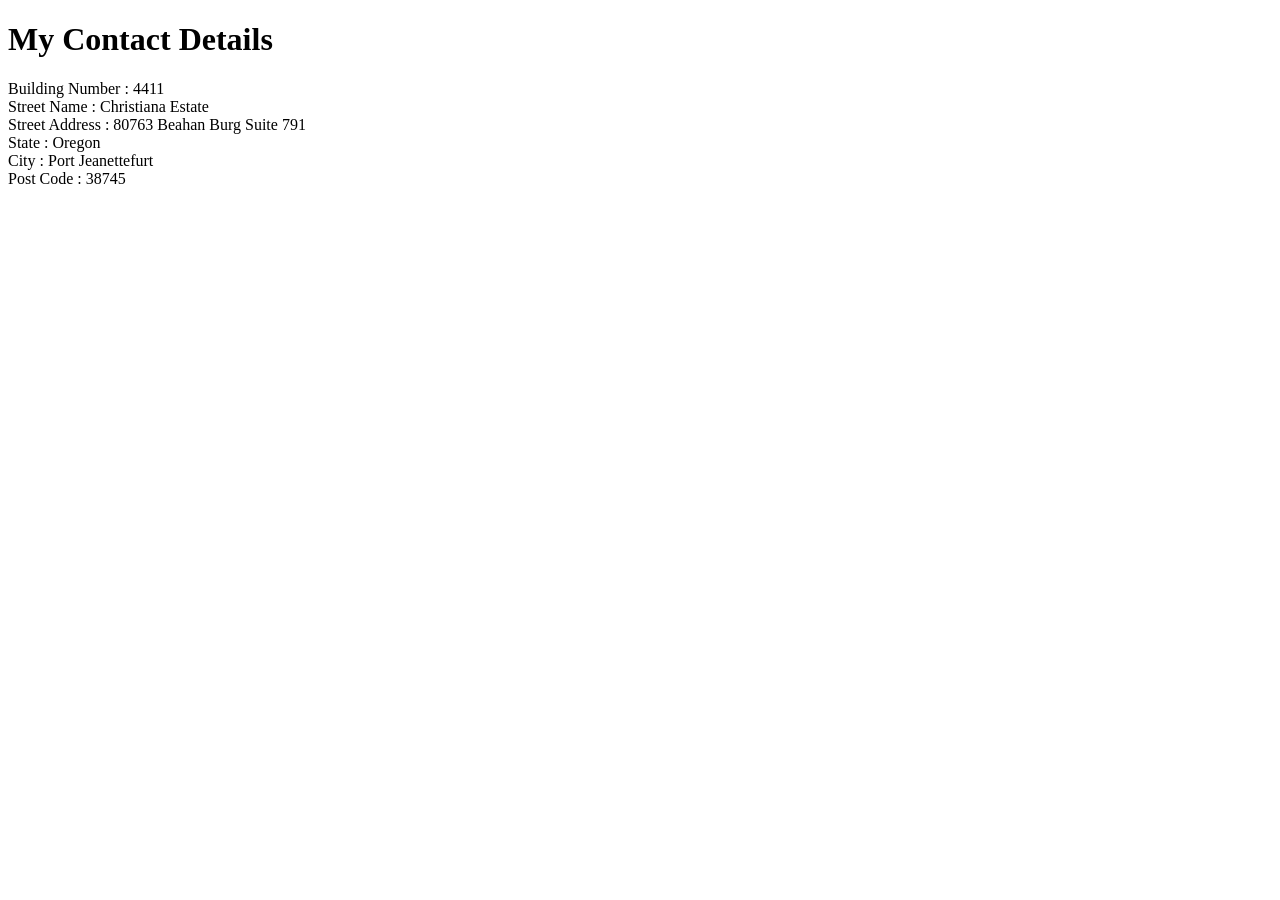
<file: public/capstone-1/public/contact.html>
<!DOCTYPE html>
<html lang="en">
    <head>
        <meta charset="UTF-8">
        <meta name="viewport" content="width=device-width, initial-scale=1.0">
        <title>Contact Me</title>
    </head>
    <body>
        <h1>My Contact Details</h1>
        <p>
            Building Number : 4411 <br />
            Street Name : Christiana Estate <br />
            Street Address : 80763 Beahan Burg Suite 791 <br />
            State : Oregon <br />
            City : Port Jeanettefurt <br />
            Post Code : 38745 <br />
        </p>
    </body>
</html>
</file>
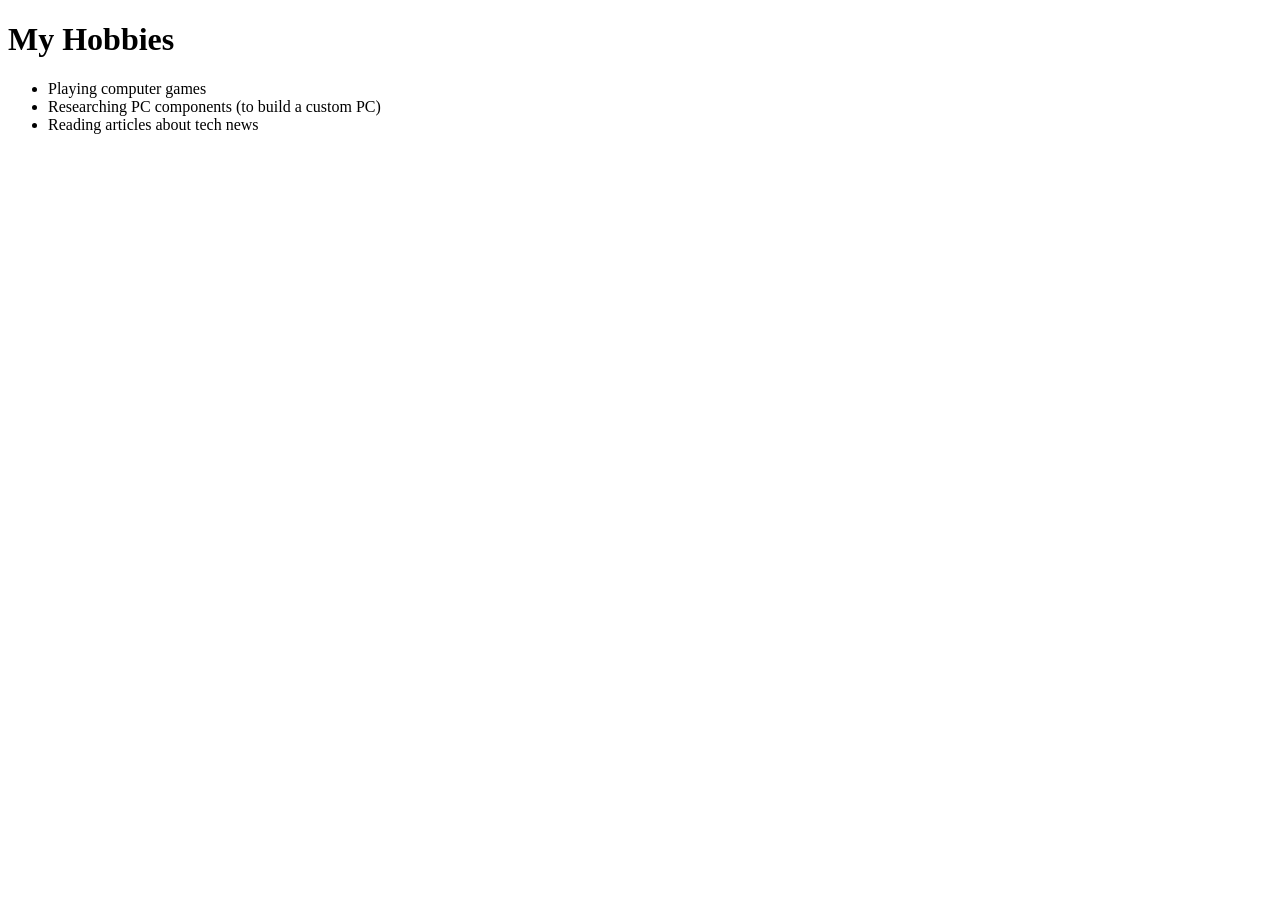
<file: public/capstone-1/public/hobbies.html>
<!DOCTYPE html>
<html lang="en">
    <head>
        <meta charset="UTF-8">
        <meta name="viewport" content="width=device-width, initial-scale=1.0">
        <title>My Hobbies</title>
    </head>
    <body>
        <h1>My Hobbies</h1>
        <ul>
            <li>Playing computer games</li>
            <li>Researching PC components (to build a custom PC)</li>
            <li>Reading articles about tech news</li>
        </ul>
    </body>
</html>
</file>
<file: style.css>
html {
    color-scheme: dark;
}
*, *::before, *::after {
    box-sizing: border-box;
}
body {
    margin: 0;
}
img {
    max-width: 100%;
    height: auto;
    display: block;
}
.navbar {
    width: 100%;
    background-color: #000;
    color: #fff;
    position: sticky;
    top: 0;
    z-index: 10;
}
.nav-inner {
    display: flex;
    justify-content: flex-start;
    align-items: center;
    width: 100%;
    padding: 18px 24px;
    gap: 32px;
}
.navbar .brand {
    font-family: "Sigmar", serif;
    font-size: 1.5rem;
    color: #fff;
}
.nav-links {
    display: flex;
    gap: 22px;
    flex-wrap: wrap;
}
.nav-links a {
    color: #fff;
    text-decoration: none;
    font-family: "Patrick Hand", serif;
    font-size: 1rem;
}
.nav-links a:hover {
    text-decoration: underline;
}
.container {
    display: flex;
    height: auto;
    flex-direction: column;
    justify-content: space-around;
    align-items: center;
    gap: 5px;
}
.container > * {
    flex-grow: 0;
    flex-shrink: 0;
}
.container > img {
    margin-top: 15px;
    width: 150px;
    border-radius: 50%;
}
h1 {
    color: beige;
    font-size: 2rem;
    font-family: "Sigmar", serif;
    font-weight: 400;
}
.container > h2 {
    color: beige;
    font-size: 1.3rem;
    font-family: "Sigmar", serif;
    font-weight: 400;
}
#hero {
    width: 100%;
    background-image: url("./assets/workspace.jpeg");
    background-repeat: no-repeat;
    background-size: cover;
}

h2 {
    font-family: "Patrick Hand", serif;
    text-align: center;
    font-weight: bold;
}

p {
    font-family: "Comic Neue", serif;
}

h3 {
    font-family: "Patrick Hand", serif;
    font-weight: 500;
}

#resume {
    padding: 24px 40px;
    max-width: 1200px;
    margin: 0 auto;
}

.check {
    text-align: center;
}

.pro-container {
    display: flex;
    justify-content: center;
    align-items: center;
    padding: 0 40px;
    max-width: 1200px;
    margin: 0 auto;
}

#projects {
    padding: 24px 40px;
    scroll-margin-top: 80px;
    max-width: 1200px;
    margin: 0 auto;
}

.projects {
    display: grid;
    grid-template-columns: repeat(2, 1fr);
    gap: 24px;
    width: 100%;
    max-width: 1240px;
    margin: 0 auto;
}

.projects img {
    width: 100%;
    height: 240px;
    object-fit: cover;
}

.projects p {
    text-align: center;
    margin: 10px 0 0 0;
}

#projects p {
    text-align: center;
}

.about {
    display: flex;
    justify-content: space-between;
    align-items: flex-start;
    gap: 24px;
    width: 100%;
    padding: 0 40px;
    flex-wrap: wrap;
    max-width: 1200px;
    margin: 0 auto;
}

#about > h3 {
    text-align: center;
    width: 100%;
}

.about > div {
    flex: 1 1 380px;
    display: flex;
    justify-content: flex-start;
    align-items: flex-start;
    gap: 16px;
    min-width: 0;
}

.about p {
    margin-top: 0;
}
.about img {
    width: 150px;
    height: auto;
    margin: 0;
    border-radius: 12px;
    flex-shrink: 0;
}
.about > div h4 {
    font-family: "Patrick Hand", serif;
    margin-top: 5px;
    margin-bottom: 0;
    text-align: left;
}

#contact {
    display: flex;
    height: auto;
    flex-direction: column;
    justify-content: space-around;
    align-items: center;
    gap: 30px;
    padding: 0 40px;
    max-width: 1200px;
    margin: 0 auto;
}

#contact p {
    text-align: center;
}

button {
    height: 75px;
    width: 150px;
    background-color: blue;
    border-style: none;
    border-radius: 30px;
    font-family: "Patrick Hand", serif;
    font-size: large;
    font-weight: bold;
}

.footer {
    margin-top: 50px;
    display: flex;
    justify-content: center;
    align-items: center;
    gap: 50px;
}

footer {
    margin-top: 50px;
    text-align: center;
    font-family: "Comic Neue", serif;
    clear: both;
}

@media (max-width: 800px) {
    .about {
        flex-direction: column;
        align-items: center;
        padding: 0 24px;
    }

    .about > div {
        width: 100%;
        justify-content: center;
    }
}

@media (max-width: 960px) {
    .nav-inner {
        flex-wrap: wrap;
        justify-content: flex-start;
        padding: 16px 18px;
        gap: 16px;
    }

    .nav-links {
        gap: 14px;
    }

    .nav-links a {
        font-size: 0.95rem;
    }

    .projects {
        grid-template-columns: repeat(2, 1fr);
    }

    .about {
        padding: 0 16px;
    }
}

@media (max-width: 720px) {
    .nav-inner {
        justify-content: center;
    }

    .nav-links {
        width: 100%;
        justify-content: center;
    }

    #hero,
    #resume,
    #projects,
    #about,
    #contact,
    #footer {
        padding-left: 16px;
        padding-right: 16px;
    }

    .container {
        padding: 0 12px;
    }

    .projects {
        gap: 14px;
        grid-template-columns: 1fr;
    }

    .about {
        flex-direction: column;
        align-items: center;
        gap: 12px;
        padding: 0 16px;
    }

    .about > div {
        width: 100%;
        margin-bottom: 0;
    }

    button {
        width: 180px;
    }

    .footer {
        flex-direction: column;
        gap: 16px;
    }
}
</file>
<file: public/motivation-meme/style.css>
body {
    background-color: black;
}
h1 {
    font-family: "Jersey 15", serif;
    font-size: xx-large;
    color: white;
    text-transform: uppercase;
    text-align: center;
}
p {
    font-family: 'Times New Roman', Times, serif;
    font-size: large;
    color: white;
    text-align: center;
}
.container {
    width: 50%;
    margin-left: 25%;
    margin-top: 50px;
}
img {
    width: 100%;
    height: 70%;
    border: 5px solid white;
}
</file>
<file: public/tindog/css/style.css>
.gradient-background {
  background: linear-gradient(300deg, #00bfff, #ff4c68, #ef8172);
  background-size: 180% 180%;
  animation: gradient-animation 18s ease infinite;
}

@keyframes gradient-animation {
  0% {
    background-position: 0% 50%;
  }
  50% {
    background-position: 100% 50%;
  }
  100% {
    background-position: 0% 50%;
  }
}

.icon-square {
  width: 3rem;
  height: 3rem;
  border-radius: 0.75rem;
}

.profile-img {
  height: 100px;
  border-radius: 50%;
}

.brand-logo {
  height: 40px;
}
</file>
<file: blog.css>
#blog {
    padding: 24px 40px;
    max-width: 1200px;
    margin: 0 auto;
}

#blog > h2 {
    text-align: center;
    font-family: "Lora", serif;
    font-weight: bold;
    margin-top: 40px;
}

#blog > p {
    text-align: center;
    font-family: "Merriweather", serif;
    margin-bottom: 32px;
}

.blog-container {
    display: flex;
    justify-content: center;
    align-items: center;
    padding: 0 40px;
    max-width: 1200px;
    margin: 0 auto;
}

.blog-posts {
    display: grid;
    grid-template-columns: repeat(2, 1fr);
    gap: 24px;
    width: 100%;
    max-width: 1240px;
    margin: 0 auto;
}

.blog-post {
    border: 1px solid #333;
    border-radius: 8px;
    overflow: hidden;
    background-color: #1a1a1a;
}

.blog-post img {
    width: 100%;
    height: 240px;
    object-fit: cover;
    display: block;
}

.post-content {
    padding: 20px;
}

.blog-post h3 {
    font-family: "Lora", serif;
    font-size: 1.2rem;
    margin: 0 0 8px 0;
    color: beige;
}

.post-date {
    font-family: "Merriweather", serif;
    font-size: 1rem;
    color: #aaa;
    margin: 0 0 12px 0;
}

.blog-post p {
    font-family: "Merriweather", serif;
    font-size: 1rem;
    line-height: 1.5;
    margin: 0 0 16px 0;
    text-align: justify;
}

.read-more {
    font-family: "Lora", serif;
    color: #fff;
    text-decoration: none;
    font-weight: bold;
    transition: color 0.3s ease;
}

.read-more:hover {
    color: beige;
}

@media (max-width: 960px) {
    .blog-posts {
        grid-template-columns: repeat(2, 1fr);
    }

    .blog-container {
        padding: 0 16px;
    }
}

@media (max-width: 800px) {
    #blog {
        padding: 24px 24px;
    }

    .blog-container {
        padding: 0 24px;
    }
}

@media (max-width: 720px) {
    #blog {
        padding: 24px 16px;
    }

    .blog-container {
        padding: 0 16px;
    }

    .blog-posts {
        gap: 14px;
        grid-template-columns: 1fr;
    }

    .blog-post img {
        height: auto;
    }

    .post-content {
        padding: 16px;
    }

    .blog-post h3 {
        font-size: 1.1rem;
    }
}

/* Full Article View Styles */
.article-full {
    width: 100%;
    max-width: 900px;
    margin: 0 auto;
}

.back-button {
    background: none;
    border: none;
    color: beige;
    font-family: "Lora", serif;
    font-size: 1rem;
    cursor: pointer;
    margin-bottom: 24px;
    padding: 8px 12px;
    transition: all 0.3s ease;
}

.back-button:hover {
    color: #fff;
    transform: translateX(-4px);
}

.blog-post-full {
    background-color: #1a1a1a;
    border: 1px solid #333;
    border-radius: 8px;
    overflow: hidden;
    padding: 40px;
}

.article-image {
    width: 100%;
    height: 400px;
    object-fit: cover;
    border-radius: 8px;
    margin-bottom: 32px;
    display: block;
}

.blog-post-full h1 {
    font-family: "Lora", serif;
    font-size: 2rem;
    color: beige;
    margin: 0 0 12px 0;
    line-height: 1.3;
}

.blog-post-full h4 {
    font-family: "Lora", serif;
    font-size: 1.3rem;
    color: beige;
    margin: 24px 0 12px 0;
}

.article-body {
    font-family: "Merriweather", serif;
    font-size: 1rem;
    line-height: 1.8;
    color: #ccc;
}

.article-body p {
    margin: 0 0 16px 0;
    text-align: justify;
}

.article-body ul {
    margin: 16px 0 16px 24px;
    padding-left: 0;
}

.article-body li {
    margin-bottom: 10px;
    line-height: 1.6;
    font-size: 1rem;
}

.article-body strong {
    color: beige;
    font-weight: bold;
}

@media (max-width: 768px) {
    .blog-post-full {
        padding: 24px;
    }

    .article-image {
        height: 300px;
        margin-bottom: 24px;
    }

    .blog-post-full h1 {
        font-size: 1.6rem;
    }

    .article-body {
        font-size: 1rem;
    }
}
</file>
